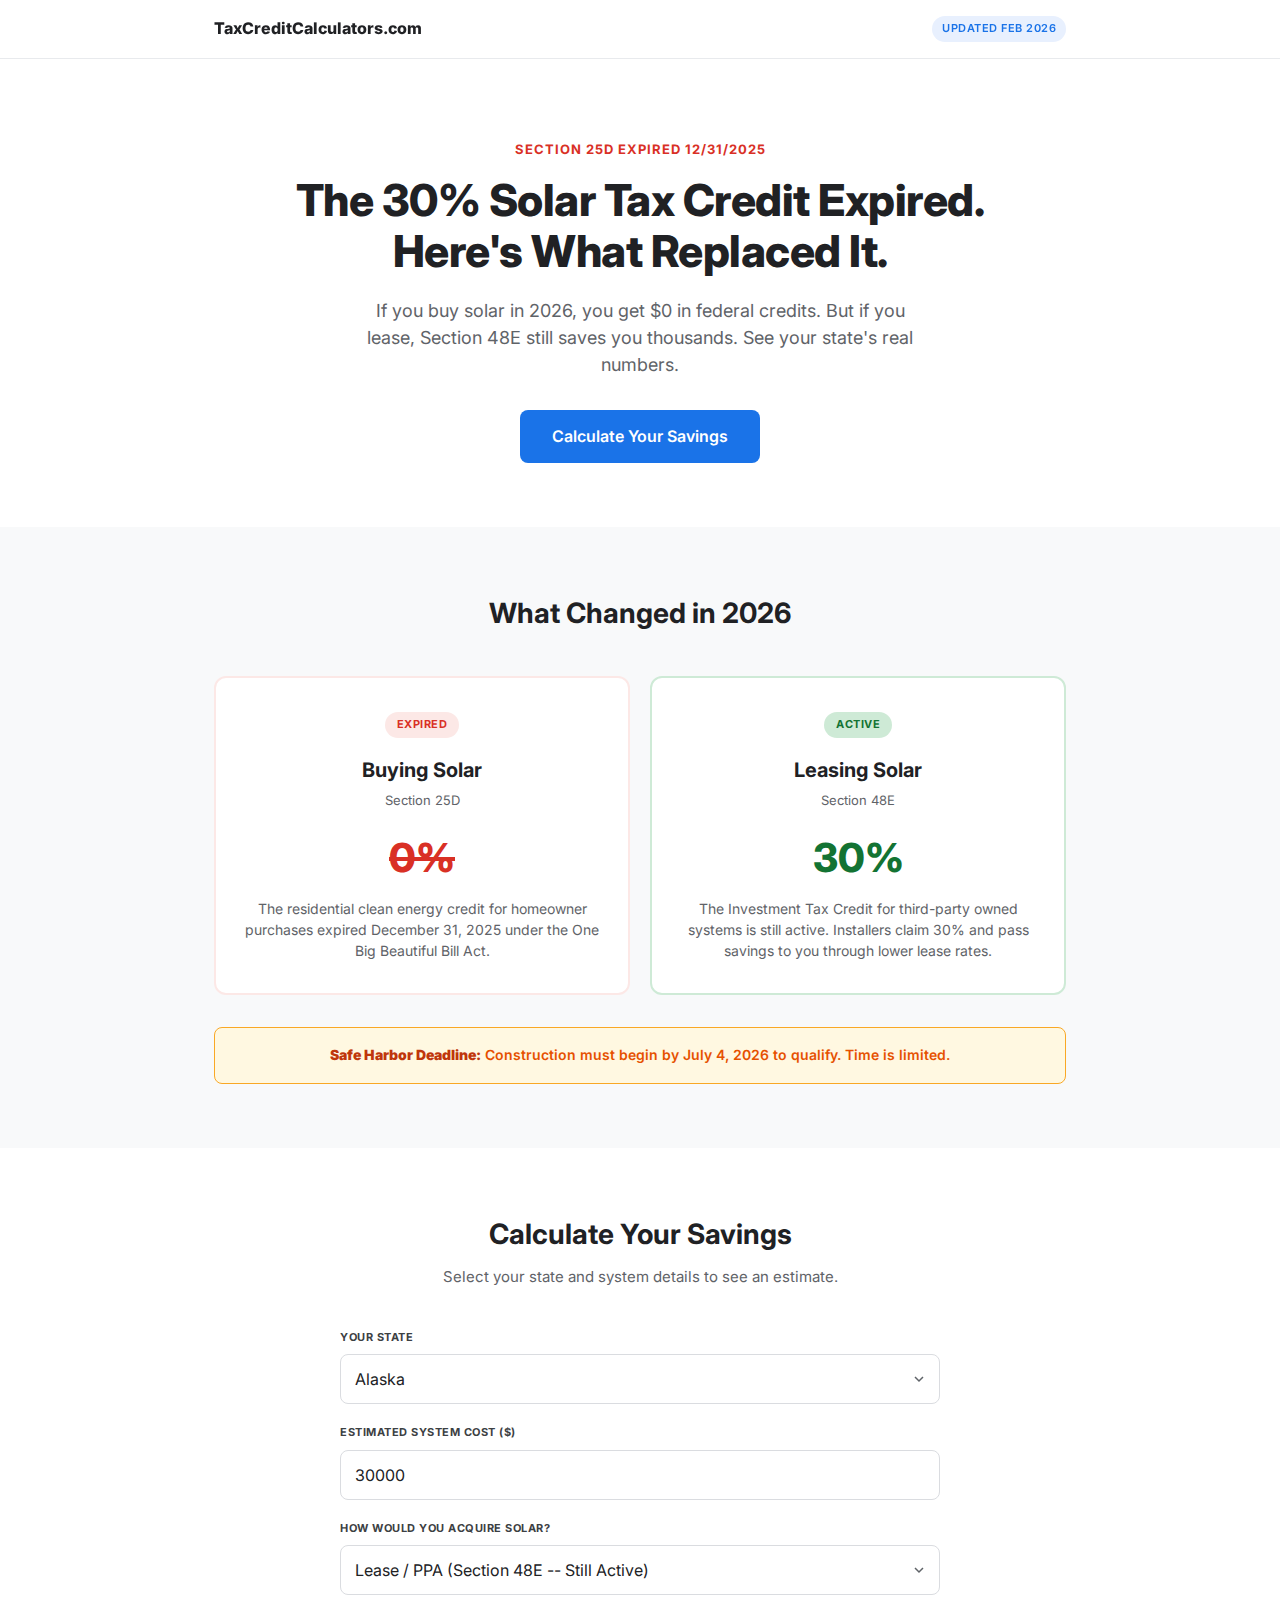
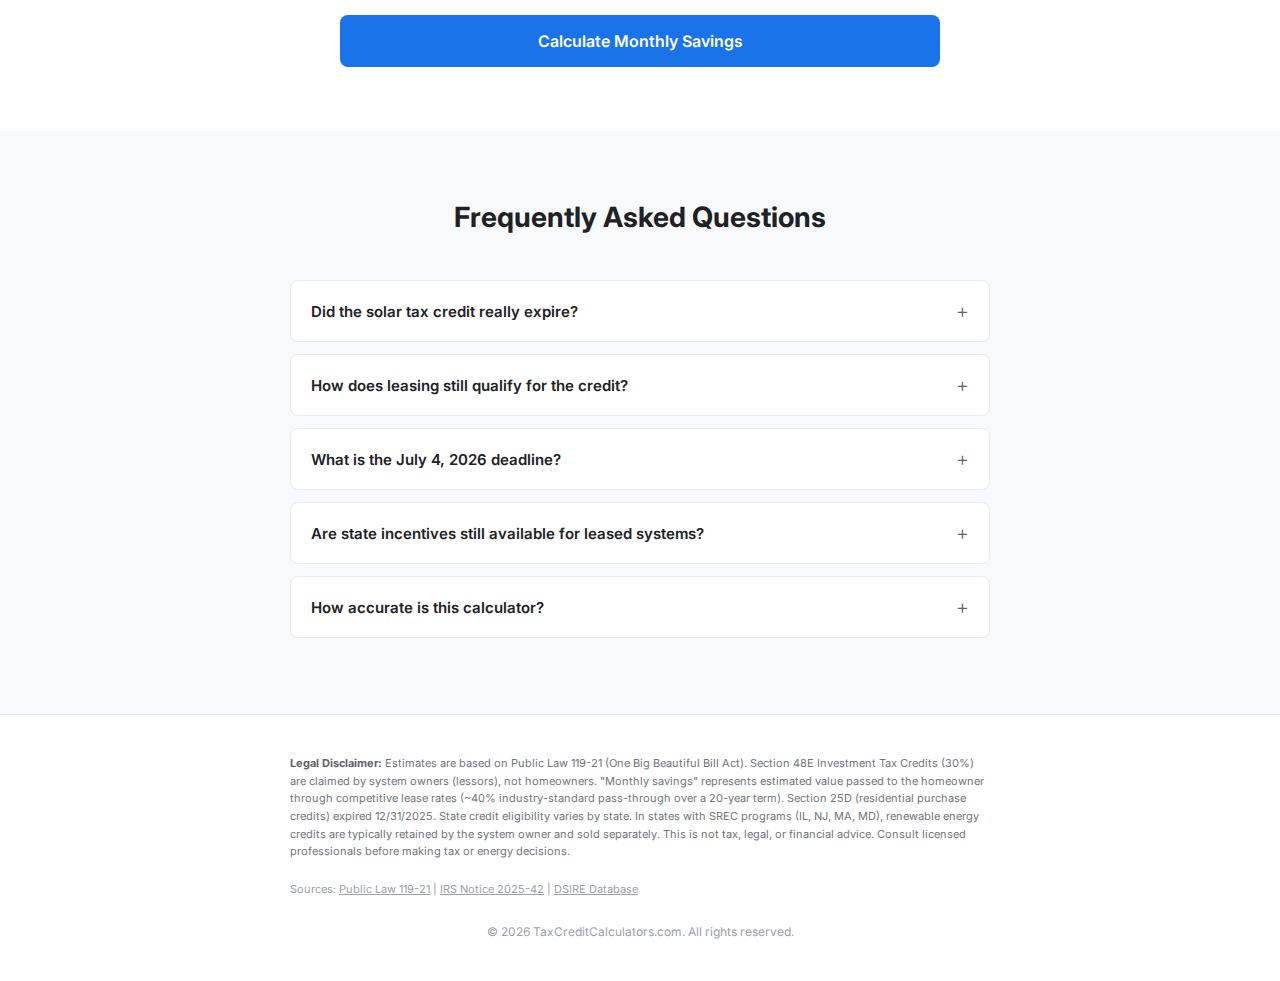
<file: index.html>
<!DOCTYPE html>
<html lang="en">
<head>
    <meta charset="UTF-8">
    <meta name="viewport" content="width=device-width, initial-scale=1.0">
    <title>2026 Solar Lease vs Buy Calculator | TaxCreditCalculators.com</title>
    <meta name="description" content="Free 50-state solar calculator updated for OBBBA. Section 25D expired for buyers. Section 48E still active for leases. See your savings before the July 4, 2026 deadline.">
    <meta name="keywords" content="solar tax credit 2026, OBBBA solar, Section 48E, solar lease vs buy, solar savings calculator, Section 25D expired">

    <!-- Open Graph -->
    <meta property="og:title" content="The 30% Solar Tax Credit Expired. Here's What Still Works.">
    <meta property="og:description" content="Free calculator: see how much you save by leasing solar in 2026 after OBBBA. 50 states, real numbers.">
    <meta property="og:type" content="website">
    <meta property="og:url" content="https://taxcreditcalculators.com">

    <!-- Twitter Card -->
    <meta name="twitter:card" content="summary_large_image">
    <meta name="twitter:title" content="2026 Solar Lease vs Buy Calculator">
    <meta name="twitter:description" content="Section 25D expired. Section 48E still active for leases. See your state's numbers.">

    <link rel="canonical" href="https://taxcreditcalculators.com">
    <link href="https://fonts.googleapis.com/css2?family=Inter:wght@300;400;500;600;700;800&display=swap" rel="stylesheet">
    <link rel="stylesheet" href="styles.css">
</head>
<body>

<!-- Nav -->
<nav class="nav">
    <div class="container nav__inner">
        <a href="/" class="nav__brand">TaxCreditCalculators.com</a>
        <span class="nav__tag">Updated Feb 2026</span>
    </div>
</nav>

<!-- Hero -->
<section class="hero">
    <div class="container">
        <div class="hero__eyebrow">Section 25D Expired 12/31/2025</div>
        <h1 class="hero__title">The 30% Solar Tax Credit Expired.<br>Here's What Replaced It.</h1>
        <p class="hero__subtitle">If you buy solar in 2026, you get $0 in federal credits. But if you lease, Section 48E still saves you thousands. See your state's real numbers.</p>
        <a href="#calculator" class="hero__cta">Calculate Your Savings</a>
    </div>
</section>

<!-- What Changed -->
<section class="comparison">
    <div class="container">
        <h2 class="comparison__title">What Changed in 2026</h2>
        <div class="comparison__grid">
            <div class="card card--expired">
                <span class="card__badge card__badge--expired">Expired</span>
                <div class="card__type">Buying Solar</div>
                <div class="card__section">Section 25D</div>
                <div class="card__rate card__rate--expired">0%</div>
                <p class="card__desc">The residential clean energy credit for homeowner purchases expired December 31, 2025 under the One Big Beautiful Bill Act.</p>
            </div>
            <div class="card card--active">
                <span class="card__badge card__badge--active">Active</span>
                <div class="card__type">Leasing Solar</div>
                <div class="card__section">Section 48E</div>
                <div class="card__rate card__rate--active">30%</div>
                <p class="card__desc">The Investment Tax Credit for third-party owned systems is still active. Installers claim 30% and pass savings to you through lower lease rates.</p>
            </div>
        </div>
        <div class="deadline-banner">
            <strong>Safe Harbor Deadline:</strong> Construction must begin by July 4, 2026 to qualify. Time is limited.
        </div>
    </div>
</section>

<!-- Calculator -->
<section id="calculator" class="calculator-section">
    <div class="container">
        <h2 class="calculator-section__title">Calculate Your Savings</h2>
        <p class="calculator-section__subtitle">Select your state and system details to see an estimate.</p>

        <div class="calculator container--narrow">
            <div class="form-group">
                <label class="form-label" for="stateSelect">Your State</label>
                <select id="stateSelect" class="form-select">
                    <!-- Populated by calculator.js -->
                </select>
            </div>

            <div class="form-group">
                <label class="form-label" for="systemCost">Estimated System Cost ($)</label>
                <input type="number" id="systemCost" class="form-input" value="30000" min="1000" max="200000">
            </div>

            <div class="form-group">
                <label class="form-label" for="paymentMethod">How Would You Acquire Solar?</label>
                <select id="paymentMethod" class="form-select">
                    <option value="lease">Lease / PPA (Section 48E -- Still Active)</option>
                    <option value="buy">Cash / Loan Purchase (Section 25D -- Expired)</option>
                </select>
            </div>

            <button class="btn btn--primary" onclick="calculate()">Calculate Monthly Savings</button>

            <!-- Results -->
            <div id="results" class="results">
                <div class="results__label">Estimated Monthly Bill Reduction</div>
                <div id="monthlySavings" class="results__amount">$0/mo</div>
                <div id="breakdown" class="results__breakdown"></div>
                <div id="urgentNotice" class="results__warning" style="display:none;"></div>
            </div>

            <!-- Lead Capture Form -->
            <div id="leadForm" class="lead-form">
                <div id="leadFormFields">
                    <div class="lead-form__title">Lock In These Savings</div>
                    <p class="lead-form__subtitle">Get free quotes from vetted solar installers in <strong id="leadFormState">your state</strong>. No spam, no obligation.</p>

                    <form onsubmit="submitLeadForm(event)">
                        <!-- Hidden calculator context -->
                        <input type="hidden" id="lead_state" name="state">
                        <input type="hidden" id="lead_systemCost" name="system_cost">
                        <input type="hidden" id="lead_method" name="acquisition_method">
                        <input type="hidden" id="lead_monthlySavings" name="estimated_monthly_savings">
                        <input type="hidden" name="_subject" value="New Solar Lead from TaxCreditCalculators.com">

                        <div class="lead-form__row">
                            <input type="text" name="name" class="lead-form__input" placeholder="Full Name" required autocomplete="name">
                            <input type="email" name="email" class="lead-form__input" placeholder="Email Address" required autocomplete="email">
                        </div>
                        <div class="lead-form__row">
                            <input type="tel" name="phone" class="lead-form__input" placeholder="Phone (optional)" autocomplete="tel">
                            <input type="text" name="zip" class="lead-form__input" placeholder="Zip Code" required autocomplete="postal-code" pattern="[0-9]{5}" maxlength="5">
                        </div>

                        <button type="submit" class="btn btn--success">Get Free Quotes</button>

                        <p class="lead-form__consent">By submitting, you agree to be connected with solar installers in your area. We do not sell your data to third parties. You may receive a phone call or email from a local installer.</p>
                    </form>
                </div>

                <div id="leadFormSuccess" class="lead-form__success">
                    <div class="lead-form__success-title">Request Received</div>
                    <p class="lead-form__success-text">A local solar installer will contact you within 1-2 business days with a personalized quote. No obligation.</p>
                </div>
            </div>
        </div>
    </div>
</section>

<!-- FAQ -->
<section class="faq">
    <div class="container">
        <h2 class="faq__title">Frequently Asked Questions</h2>
        <div class="faq__list">
            <div class="faq__item">
                <button class="faq__question">Did the solar tax credit really expire?</button>
                <div class="faq__answer">Yes, partially. Section 25D, which gave homeowners a 30% credit on solar purchases, expired December 31, 2025 under the One Big Beautiful Bill Act (Public Law 119-21). However, Section 48E, which covers commercially-owned and leased systems, remains active at 30%.</div>
            </div>
            <div class="faq__item">
                <button class="faq__question">How does leasing still qualify for the credit?</button>
                <div class="faq__answer">When you lease solar panels, the installer (or their financing partner) owns the system and claims the 30% Section 48E Investment Tax Credit. They pass a portion of those savings to you through lower monthly lease payments. Industry data shows roughly 20-50% pass-through, and our calculator uses a conservative 40% estimate.</div>
            </div>
            <div class="faq__item">
                <button class="faq__question">What is the July 4, 2026 deadline?</button>
                <div class="faq__answer">Per IRS Notice 2025-42, solar facilities must begin construction by July 4, 2026 to qualify for Section 48E credits under the standard timeline. After this date, projects must be placed in service by December 31, 2027. This means acting sooner locks in better terms from installers.</div>
            </div>
            <div class="faq__item">
                <button class="faq__question">Are state incentives still available for leased systems?</button>
                <div class="faq__answer">It depends on the state. Most state incentives apply to leased systems, but a few (like Massachusetts and Arizona) restrict their state tax credits to system owners only. New York's IT-255 credit is notable because lessees can claim it directly. Our calculator accounts for these differences.</div>
            </div>
            <div class="faq__item">
                <button class="faq__question">How accurate is this calculator?</button>
                <div class="faq__answer">This calculator provides conservative estimates based on verified federal and state incentive data. The 40% pass-through rate is a conservative assumption (industry range is 20-50%). Actual savings depend on your specific installer, roof, energy usage, and local utility rates. State data is sourced from DSIRE and state energy offices, updated February 2026. This is not tax or financial advice.</div>
            </div>
        </div>
    </div>
</section>

<!-- Footer -->
<footer class="footer">
    <div class="container">
        <div class="footer__disclaimer">
            <strong>Legal Disclaimer:</strong> Estimates are based on Public Law 119-21 (One Big Beautiful Bill Act). Section 48E Investment Tax Credits (30%) are claimed by system owners (lessors), not homeowners. "Monthly savings" represents estimated value passed to the homeowner through competitive lease rates (~40% industry-standard pass-through over a 20-year term). Section 25D (residential purchase credits) expired 12/31/2025. State credit eligibility varies by state. In states with SREC programs (IL, NJ, MA, MD), renewable energy credits are typically retained by the system owner and sold separately. This is not tax, legal, or financial advice. Consult licensed professionals before making tax or energy decisions.
        </div>
        <div class="footer__sources">
            Sources: <a href="https://www.congress.gov/bill/119th-congress/house-bill/1" target="_blank" rel="noopener">Public Law 119-21</a> |
            <a href="https://www.irs.gov/pub/irs-drop/n-25-42.pdf" target="_blank" rel="noopener">IRS Notice 2025-42</a> |
            <a href="https://www.dsireusa.org/" target="_blank" rel="noopener">DSIRE Database</a>
        </div>
        <div class="footer__bottom">
            &copy; 2026 TaxCreditCalculators.com. All rights reserved.
        </div>
    </div>
</footer>

<!-- Analytics placeholder - fill in config.js -->
<script>
if (typeof SITE_CONFIG !== 'undefined' && SITE_CONFIG.analyticsId) {
    var s = document.createElement('script');
    s.async = true;
    s.src = 'https://www.googletagmanager.com/gtag/js?id=' + SITE_CONFIG.analyticsId;
    document.head.appendChild(s);
    s.onload = function() {
        window.dataLayer = window.dataLayer || [];
        function gtag(){dataLayer.push(arguments);}
        gtag('js', new Date());
        gtag('config', SITE_CONFIG.analyticsId);
    };
}
</script>

<script src="config.js"></script>
<script src="calculator.js"></script>

</body>
</html>
</file>
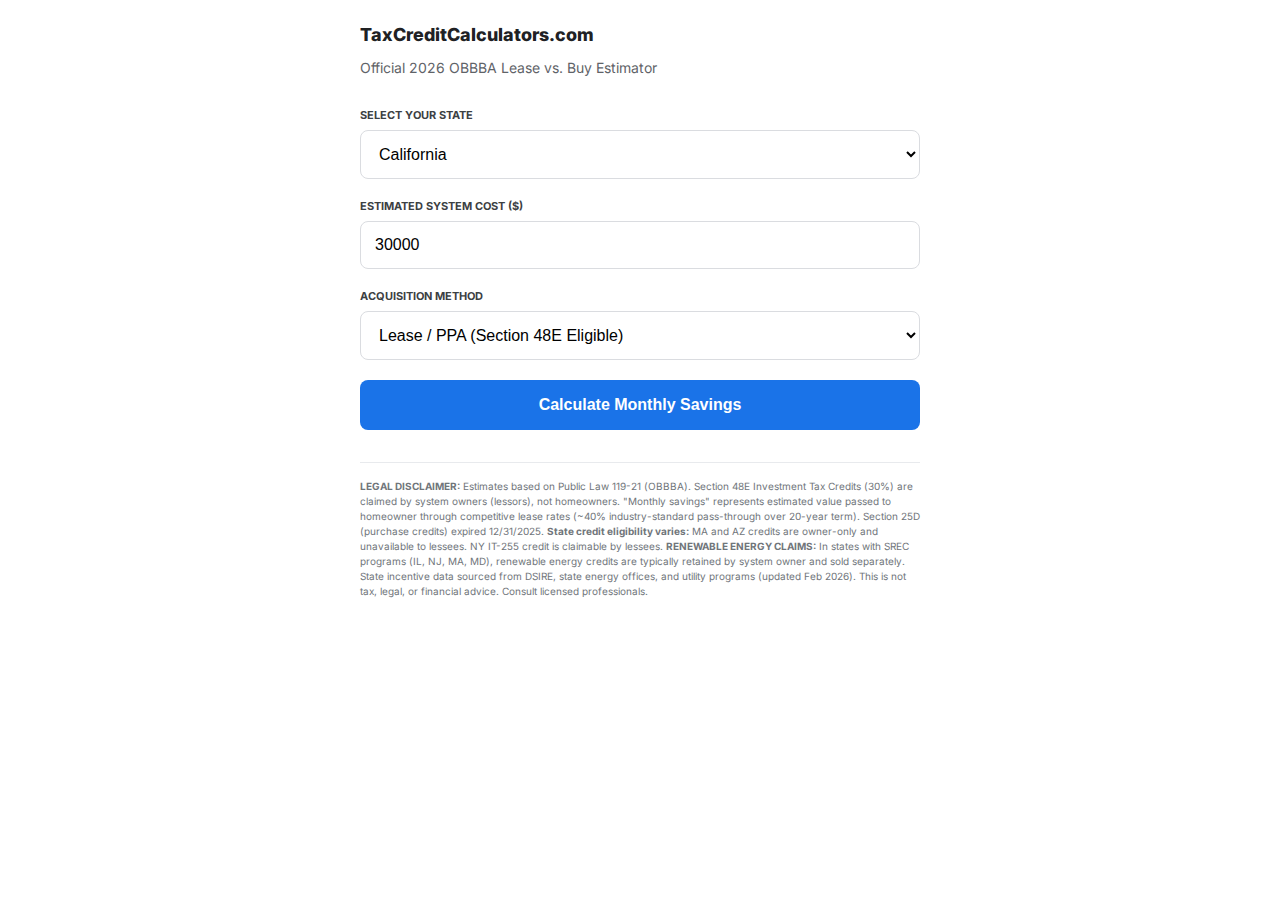
<file: prototype/solar-lease-vs-buy.html>
<!DOCTYPE html>
<html lang="en">
<head>
    <meta charset="UTF-8">
    <meta name="viewport" content="width=device-width, initial-scale=1.0, maximum-scale=1.0, user-scalable=no">
    <title>TaxCreditCalculators.com | 2026 Solar Lease vs Buy Calculator</title>
    <meta name="description" content="Compare solar lease and purchase options after OBBBA. Section 48E still active for leases, Section 25D expired for purchases.">
    <link href="https://fonts.googleapis.com/css2?family=Inter:wght@300;500;700&display=swap" rel="stylesheet">
<style>
    html, body {
        margin: 0;
        padding: 0;
        font-family: 'Inter', -apple-system, BlinkMacSystemFont, sans-serif;
        background: #ffffff;
        overflow-x: hidden;
    }

    .container {
        width: 100%;
        max-width: 600px;
        margin: 0 auto;
        padding: 24px 20px;
        box-sizing: border-box;
    }

    .brand {
        font-size: 18px;
        font-weight: 800;
        color: #202124;
        margin-bottom: 6px;
    }

    .tagline {
        font-size: 14px;
        color: #5f6368;
        margin-bottom: 32px;
    }

    label {
        display: block;
        font-size: 11px;
        font-weight: 700;
        color: #3c4043;
        text-transform: uppercase;
        margin-bottom: 8px;
    }

    select, input {
        width: 100%;
        padding: 14px;
        font-size: 16px;
        border: 1px solid #dadce0;
        border-radius: 8px;
        margin-bottom: 20px;
        box-sizing: border-box;
        background: #fff;
    }

    button {
        background: #1a73e8;
        color: white;
        padding: 16px;
        border: none;
        border-radius: 8px;
        font-size: 16px;
        font-weight: 600;
        cursor: pointer;
        width: 100%;
    }

    button:hover {
        background: #1765cc;
    }

    #results {
        margin-top: 28px;
        display: none;
        background: #f8f9fa;
        padding: 24px;
        border-radius: 12px;
        border-left: 5px solid #1e8e3e;
    }

    .monthly-savings {
        font-size: 36px;
        font-weight: 700;
        color: #1e8e3e;
        margin: 8px 0 16px 0;
    }

    .breakdown {
        font-size: 13px;
        line-height: 1.7;
        color: #3c4043;
        border-top: 1px solid #dadce0;
        margin-top: 16px;
        padding-top: 16px;
    }

    .urgent-notice {
        color: #d93025;
        font-weight: 600;
        font-size: 12px;
        margin-top: 12px;
        padding: 10px;
        background: #fce8e6;
        border-radius: 6px;
    }

    .disclaimer {
        font-size: 10px;
        color: #70757a;
        margin-top: 32px;
        line-height: 1.5;
        border-top: 1px solid #e8eaed;
        padding-top: 16px;
    }
</style>
</head>
<body>

<div class="container">
    <div class="brand">TaxCreditCalculators.com</div>
    <p class="tagline">Official 2026 OBBBA Lease vs. Buy Estimator</p>

    <label>Select Your State</label>
    <select id="stateSelect">
        <option value="CA">California</option>
        <option value="TX">Texas</option>
        <option value="FL">Florida</option>
        <option value="NY">New York</option>
        <option value="IL">Illinois</option>
        <option value="PA">Pennsylvania</option>
        <option value="OH">Ohio</option>
        <option value="GA">Georgia</option>
        <option value="NC">North Carolina</option>
        <option value="MI">Michigan</option>
        <option value="NJ">New Jersey</option>
        <option value="VA">Virginia</option>
        <option value="WA">Washington</option>
        <option value="AZ">Arizona</option>
        <option value="MA">Massachusetts</option>
        <option value="TN">Tennessee</option>
        <option value="IN">Indiana</option>
        <option value="MO">Missouri</option>
        <option value="MD">Maryland</option>
        <option value="WI">Wisconsin</option>
        <option value="CO">Colorado</option>
        <option value="MN">Minnesota</option>
        <option value="SC">South Carolina</option>
        <option value="AL">Alabama</option>
        <option value="LA">Louisiana</option>
        <option value="KY">Kentucky</option>
        <option value="OR">Oregon</option>
        <option value="OK">Oklahoma</option>
        <option value="CT">Connecticut</option>
        <option value="UT">Utah</option>
        <option value="IA">Iowa</option>
        <option value="NV">Nevada</option>
        <option value="AR">Arkansas</option>
        <option value="MS">Mississippi</option>
        <option value="KS">Kansas</option>
        <option value="NM">New Mexico</option>
        <option value="NE">Nebraska</option>
        <option value="ID">Idaho</option>
        <option value="WV">West Virginia</option>
        <option value="HI">Hawaii</option>
        <option value="NH">New Hampshire</option>
        <option value="ME">Maine</option>
        <option value="RI">Rhode Island</option>
        <option value="MT">Montana</option>
        <option value="DE">Delaware</option>
        <option value="SD">South Dakota</option>
        <option value="ND">North Dakota</option>
        <option value="AK">Alaska</option>
        <option value="VT">Vermont</option>
        <option value="WY">Wyoming</option>
    </select>

    <label>Estimated System Cost ($)</label>
    <input type="number" id="systemCost" value="30000" min="5000" max="100000">

    <label>Acquisition Method</label>
    <select id="paymentMethod">
        <option value="lease">Lease / PPA (Section 48E Eligible)</option>
        <option value="buy">Cash / Loan (Section 25D - EXPIRED)</option>
    </select>

    <button onclick="calculate()">Calculate Monthly Savings</button>

    <div id="results">
        <div style="font-size:12px;color:#5f6368;font-weight:700;text-transform:uppercase;margin-bottom:8px;">Estimated Monthly Bill Reduction:</div>
        <div id="monthlySavings" class="monthly-savings">$0/mo</div>
        <div id="breakdown" class="breakdown"></div>
        <div id="urgentNotice" class="urgent-notice" style="display:none;"></div>
    </div>

    <div class="disclaimer">
        <strong>LEGAL DISCLAIMER:</strong> Estimates based on Public Law 119-21 (OBBBA). Section 48E Investment Tax Credits (30%) are claimed by system owners (lessors), not homeowners. "Monthly savings" represents estimated value passed to homeowner through competitive lease rates (~40% industry-standard pass-through over 20-year term). Section 25D (purchase credits) expired 12/31/2025. <strong>State credit eligibility varies:</strong> MA and AZ credits are owner-only and unavailable to lessees. NY IT-255 credit is claimable by lessees. <strong>RENEWABLE ENERGY CLAIMS:</strong> In states with SREC programs (IL, NJ, MA, MD), renewable energy credits are typically retained by system owner and sold separately. State incentive data sourced from DSIRE, state energy offices, and utility programs (updated Feb 2026). This is not tax, legal, or financial advice. Consult licensed professionals.
    </div>
</div>

<script src="calculator.js"></script>

</body>
</html>
</file>
<file: styles.css>
/* TaxCreditCalculators.com */
/* Clean, authoritative, data-driven design */

*, *::before, *::after {
  box-sizing: border-box;
  margin: 0;
  padding: 0;
}

html {
  scroll-behavior: smooth;
  -webkit-text-size-adjust: 100%;
}

body {
  font-family: 'Inter', -apple-system, BlinkMacSystemFont, 'Segoe UI', sans-serif;
  color: #202124;
  background: #fff;
  line-height: 1.6;
  overflow-x: hidden;
  -webkit-font-smoothing: antialiased;
}

/* Layout */
.container {
  width: 100%;
  max-width: 900px;
  margin: 0 auto;
  padding: 0 24px;
}

.container--narrow {
  max-width: 640px;
}

/* Nav */
.nav {
  padding: 16px 0;
  border-bottom: 1px solid #e8eaed;
  position: sticky;
  top: 0;
  background: rgba(255,255,255,0.97);
  backdrop-filter: blur(8px);
  z-index: 100;
}

.nav__inner {
  display: flex;
  align-items: center;
  justify-content: space-between;
}

.nav__brand {
  font-size: 16px;
  font-weight: 800;
  color: #202124;
  text-decoration: none;
}

.nav__tag {
  font-size: 11px;
  font-weight: 600;
  color: #1a73e8;
  background: #e8f0fe;
  padding: 4px 10px;
  border-radius: 100px;
  text-transform: uppercase;
  letter-spacing: 0.5px;
}

/* Hero */
.hero {
  padding: 80px 0 64px;
  text-align: center;
}

.hero__eyebrow {
  font-size: 13px;
  font-weight: 700;
  color: #d93025;
  text-transform: uppercase;
  letter-spacing: 1px;
  margin-bottom: 16px;
}

.hero__title {
  font-size: 44px;
  font-weight: 800;
  line-height: 1.15;
  color: #202124;
  margin-bottom: 20px;
  letter-spacing: -0.5px;
}

.hero__subtitle {
  font-size: 18px;
  color: #5f6368;
  max-width: 560px;
  margin: 0 auto 32px;
  line-height: 1.5;
}

.hero__cta {
  display: inline-block;
  background: #1a73e8;
  color: #fff;
  font-size: 16px;
  font-weight: 600;
  padding: 14px 32px;
  border-radius: 8px;
  text-decoration: none;
  transition: background 0.15s;
}

.hero__cta:hover {
  background: #1557b0;
}

/* Comparison Cards */
.comparison {
  padding: 64px 0;
  background: #f8f9fa;
}

.comparison__title {
  text-align: center;
  font-size: 28px;
  font-weight: 700;
  margin-bottom: 40px;
}

.comparison__grid {
  display: grid;
  grid-template-columns: 1fr 1fr;
  gap: 20px;
  margin-bottom: 32px;
}

.card {
  background: #fff;
  border-radius: 12px;
  padding: 32px 24px;
  border: 2px solid #e8eaed;
  text-align: center;
}

.card--expired {
  border-color: #fce8e6;
}

.card--active {
  border-color: #ceead6;
}

.card__badge {
  display: inline-block;
  font-size: 11px;
  font-weight: 700;
  text-transform: uppercase;
  letter-spacing: 0.5px;
  padding: 4px 12px;
  border-radius: 100px;
  margin-bottom: 16px;
}

.card__badge--expired {
  background: #fce8e6;
  color: #d93025;
}

.card__badge--active {
  background: #ceead6;
  color: #137333;
}

.card__type {
  font-size: 20px;
  font-weight: 700;
  margin-bottom: 4px;
}

.card__section {
  font-size: 13px;
  color: #5f6368;
  margin-bottom: 16px;
}

.card__rate {
  font-size: 40px;
  font-weight: 800;
  margin-bottom: 8px;
}

.card__rate--expired {
  color: #d93025;
  text-decoration: line-through;
}

.card__rate--active {
  color: #137333;
}

.card__desc {
  font-size: 14px;
  color: #5f6368;
  line-height: 1.5;
}

.deadline-banner {
  background: #fff8e1;
  border: 1px solid #f9a825;
  border-radius: 8px;
  padding: 16px 24px;
  text-align: center;
  font-size: 14px;
  font-weight: 600;
  color: #e65100;
}

.deadline-banner strong {
  color: #bf360c;
}

/* Calculator Section */
.calculator-section {
  padding: 64px 0;
}

.calculator-section__title {
  text-align: center;
  font-size: 28px;
  font-weight: 700;
  margin-bottom: 8px;
}

.calculator-section__subtitle {
  text-align: center;
  font-size: 15px;
  color: #5f6368;
  margin-bottom: 40px;
}

.calculator {
  max-width: 600px;
  margin: 0 auto;
}

.form-group {
  margin-bottom: 20px;
}

.form-label {
  display: block;
  font-size: 11px;
  font-weight: 700;
  color: #3c4043;
  text-transform: uppercase;
  letter-spacing: 0.5px;
  margin-bottom: 8px;
}

.form-select,
.form-input {
  width: 100%;
  padding: 14px;
  font-size: 16px;
  font-family: inherit;
  border: 1px solid #dadce0;
  border-radius: 8px;
  background: #fff;
  color: #202124;
  appearance: none;
  -webkit-appearance: none;
  transition: border-color 0.15s;
}

.form-select {
  background-image: url("data:image/svg+xml,%3Csvg xmlns='http://www.w3.org/2000/svg' width='12' height='12' viewBox='0 0 12 12'%3E%3Cpath d='M2 4l4 4 4-4' fill='none' stroke='%235f6368' stroke-width='1.5'/%3E%3C/svg%3E");
  background-repeat: no-repeat;
  background-position: right 14px center;
  padding-right: 40px;
}

.form-select:focus,
.form-input:focus {
  outline: none;
  border-color: #1a73e8;
  box-shadow: 0 0 0 2px rgba(26,115,232,0.15);
}

.btn {
  display: block;
  width: 100%;
  padding: 16px;
  font-size: 16px;
  font-weight: 600;
  font-family: inherit;
  border: none;
  border-radius: 8px;
  cursor: pointer;
  transition: background 0.15s;
}

.btn--primary {
  background: #1a73e8;
  color: #fff;
}

.btn--primary:hover {
  background: #1557b0;
}

.btn--success {
  background: #137333;
  color: #fff;
}

.btn--success:hover {
  background: #0d5626;
}

/* Results */
.results {
  display: none;
  margin-top: 28px;
  background: #f8f9fa;
  border-radius: 12px;
  padding: 24px;
  border-left: 5px solid #1e8e3e;
  animation: fadeIn 0.3s ease;
}

.results.is-visible {
  display: block;
}

@keyframes fadeIn {
  from { opacity: 0; transform: translateY(8px); }
  to { opacity: 1; transform: translateY(0); }
}

.results__label {
  font-size: 12px;
  color: #5f6368;
  font-weight: 700;
  text-transform: uppercase;
  margin-bottom: 8px;
}

.results__amount {
  font-size: 36px;
  font-weight: 700;
  color: #1e8e3e;
  margin-bottom: 16px;
}

.results__breakdown {
  border-top: 1px solid #dadce0;
  padding-top: 16px;
}

.results__row {
  display: flex;
  justify-content: space-between;
  align-items: center;
  margin-bottom: 6px;
}

.results__row-label {
  font-size: 13px;
  color: #3c4043;
}

.results__row-value {
  font-size: 18px;
  font-weight: 700;
}

.results__note {
  font-size: 11px;
  margin-bottom: 8px;
}

.results__section-header {
  font-size: 11px;
  color: #5f6368;
  font-weight: 700;
  text-transform: uppercase;
  margin-bottom: 8px;
}

.results__summary {
  background: #e6f4ea;
  border: 1px solid #ceead6;
  border-radius: 8px;
  padding: 16px;
  margin-top: 16px;
}

.results__summary-note {
  font-size: 11px;
  color: #137333;
  margin-top: 4px;
}

.results__warning {
  color: #d93025;
  font-weight: 600;
  font-size: 12px;
  margin-top: 12px;
  padding: 10px;
  background: #fce8e6;
  border-radius: 6px;
}

/* Lead Capture Form */
.lead-form {
  display: none;
  margin-top: 24px;
  background: #fff;
  border: 2px solid #ceead6;
  border-radius: 12px;
  padding: 28px 24px;
  animation: fadeIn 0.3s ease;
}

.lead-form.is-visible {
  display: block;
}

.lead-form__title {
  font-size: 18px;
  font-weight: 700;
  margin-bottom: 4px;
}

.lead-form__subtitle {
  font-size: 13px;
  color: #5f6368;
  margin-bottom: 20px;
}

.lead-form__row {
  display: grid;
  grid-template-columns: 1fr 1fr;
  gap: 12px;
}

.lead-form__input {
  width: 100%;
  padding: 12px;
  font-size: 15px;
  font-family: inherit;
  border: 1px solid #dadce0;
  border-radius: 8px;
  margin-bottom: 12px;
  transition: border-color 0.15s;
}

.lead-form__input:focus {
  outline: none;
  border-color: #1a73e8;
  box-shadow: 0 0 0 2px rgba(26,115,232,0.15);
}

.lead-form__consent {
  font-size: 11px;
  color: #70757a;
  margin-top: 8px;
  line-height: 1.5;
}

.lead-form__success {
  display: none;
  text-align: center;
  padding: 24px;
}

.lead-form__success.is-visible {
  display: block;
}

.lead-form__success-icon {
  font-size: 48px;
  margin-bottom: 12px;
}

.lead-form__success-title {
  font-size: 20px;
  font-weight: 700;
  color: #137333;
  margin-bottom: 8px;
}

.lead-form__success-text {
  font-size: 14px;
  color: #5f6368;
}

/* FAQ */
.faq {
  padding: 64px 0;
  background: #f8f9fa;
}

.faq__title {
  text-align: center;
  font-size: 28px;
  font-weight: 700;
  margin-bottom: 40px;
}

.faq__list {
  max-width: 700px;
  margin: 0 auto;
}

.faq__item {
  background: #fff;
  border: 1px solid #e8eaed;
  border-radius: 8px;
  margin-bottom: 12px;
  overflow: hidden;
}

.faq__question {
  width: 100%;
  padding: 18px 20px;
  font-size: 15px;
  font-weight: 600;
  font-family: inherit;
  text-align: left;
  background: none;
  border: none;
  cursor: pointer;
  display: flex;
  justify-content: space-between;
  align-items: center;
  color: #202124;
}

.faq__question::after {
  content: '+';
  font-size: 20px;
  font-weight: 300;
  color: #5f6368;
  transition: transform 0.2s;
}

.faq__item.is-open .faq__question::after {
  content: '-';
}

.faq__answer {
  display: none;
  padding: 0 20px 18px;
  font-size: 14px;
  color: #5f6368;
  line-height: 1.7;
}

.faq__item.is-open .faq__answer {
  display: block;
}

/* Footer */
.footer {
  padding: 40px 0;
  border-top: 1px solid #e8eaed;
}

.footer__disclaimer {
  font-size: 11px;
  color: #70757a;
  line-height: 1.6;
  max-width: 700px;
  margin: 0 auto;
}

.footer__disclaimer strong {
  color: #5f6368;
}

.footer__sources {
  margin-top: 20px;
  font-size: 11px;
  color: #9aa0a6;
  max-width: 700px;
  margin-left: auto;
  margin-right: auto;
}

.footer__sources a {
  color: #9aa0a6;
}

.footer__bottom {
  margin-top: 24px;
  text-align: center;
  font-size: 12px;
  color: #9aa0a6;
}

/* Utility */
.text-green { color: #137333; }
.text-red { color: #d93025; }
.text-muted { color: #5f6368; }
.mt-16 { margin-top: 16px; }

/* Mobile */
@media (max-width: 640px) {
  .hero {
    padding: 48px 0 40px;
  }

  .hero__title {
    font-size: 30px;
  }

  .hero__subtitle {
    font-size: 16px;
  }

  .comparison {
    padding: 48px 0;
  }

  .comparison__grid {
    grid-template-columns: 1fr;
  }

  .card__rate {
    font-size: 32px;
  }

  .calculator-section {
    padding: 48px 0;
  }

  .lead-form__row {
    grid-template-columns: 1fr;
  }

  .faq {
    padding: 48px 0;
  }

  .results__amount {
    font-size: 28px;
  }
}
</file>
